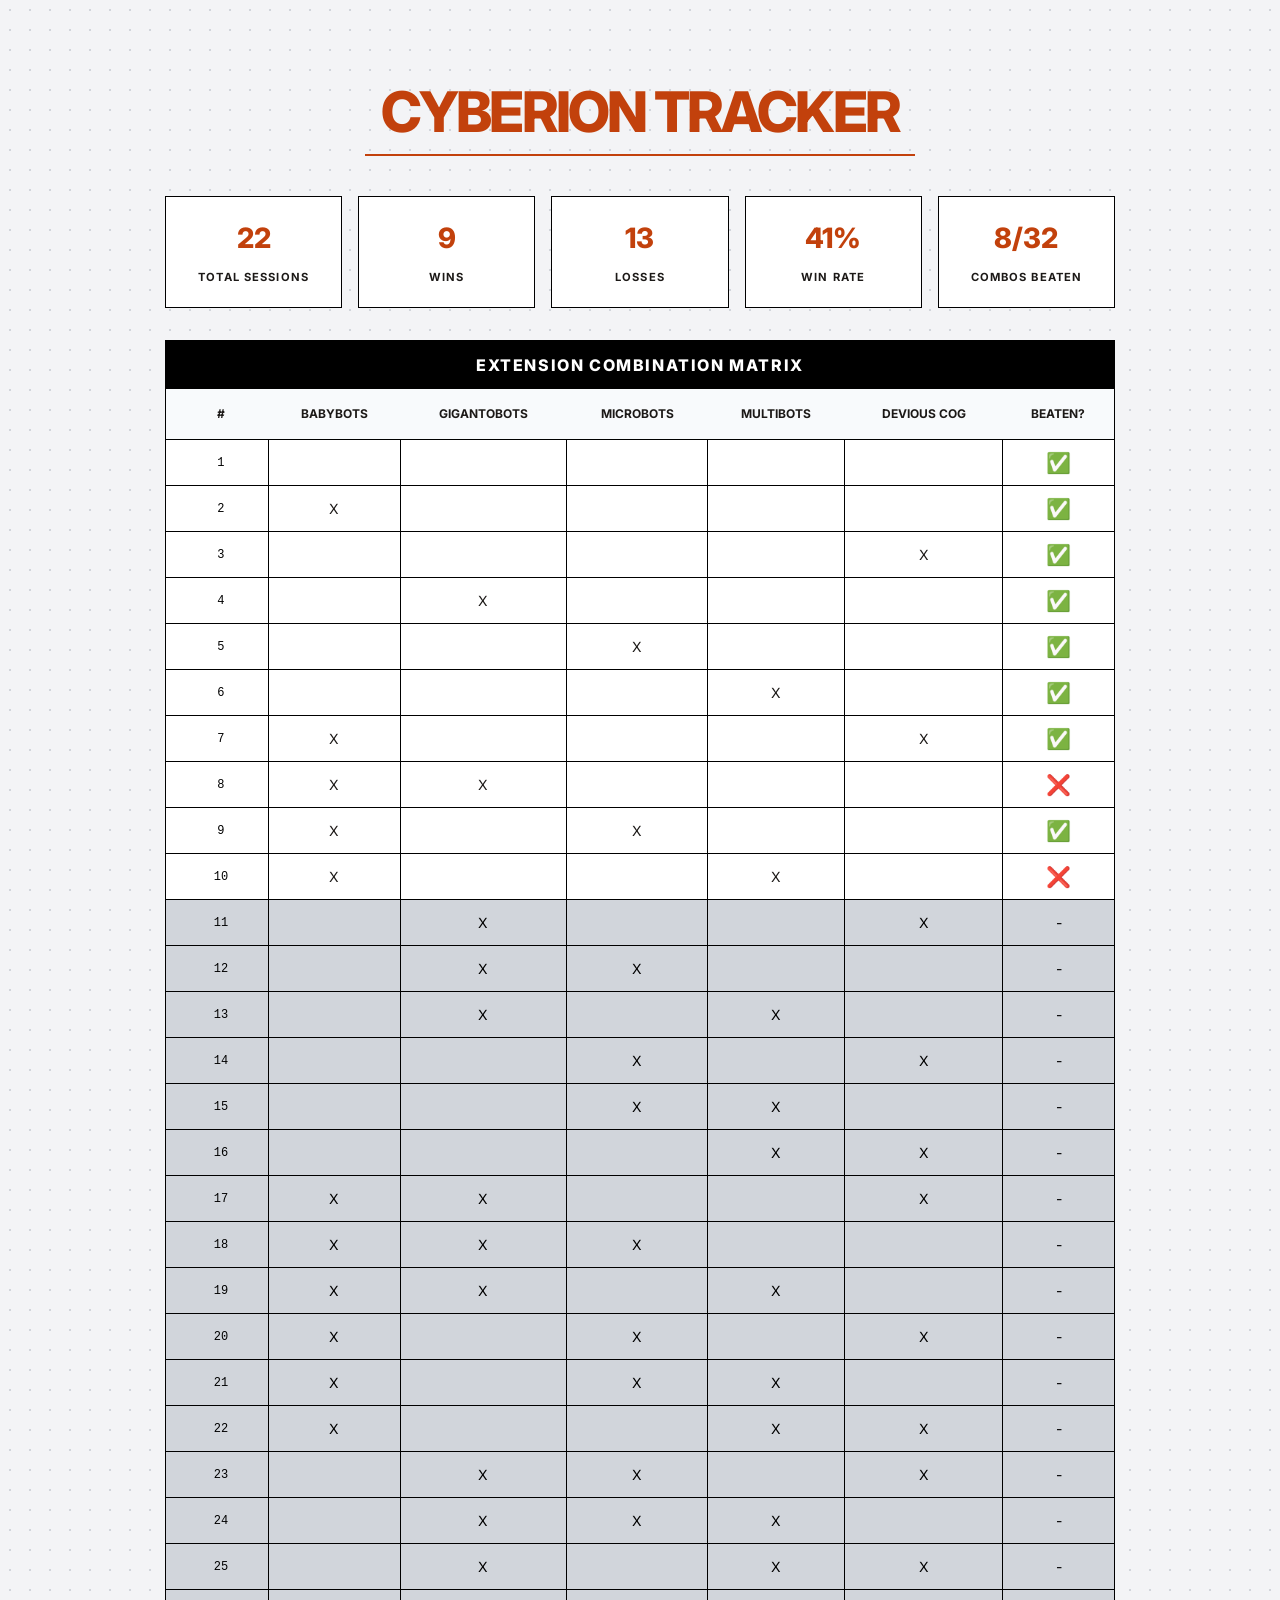
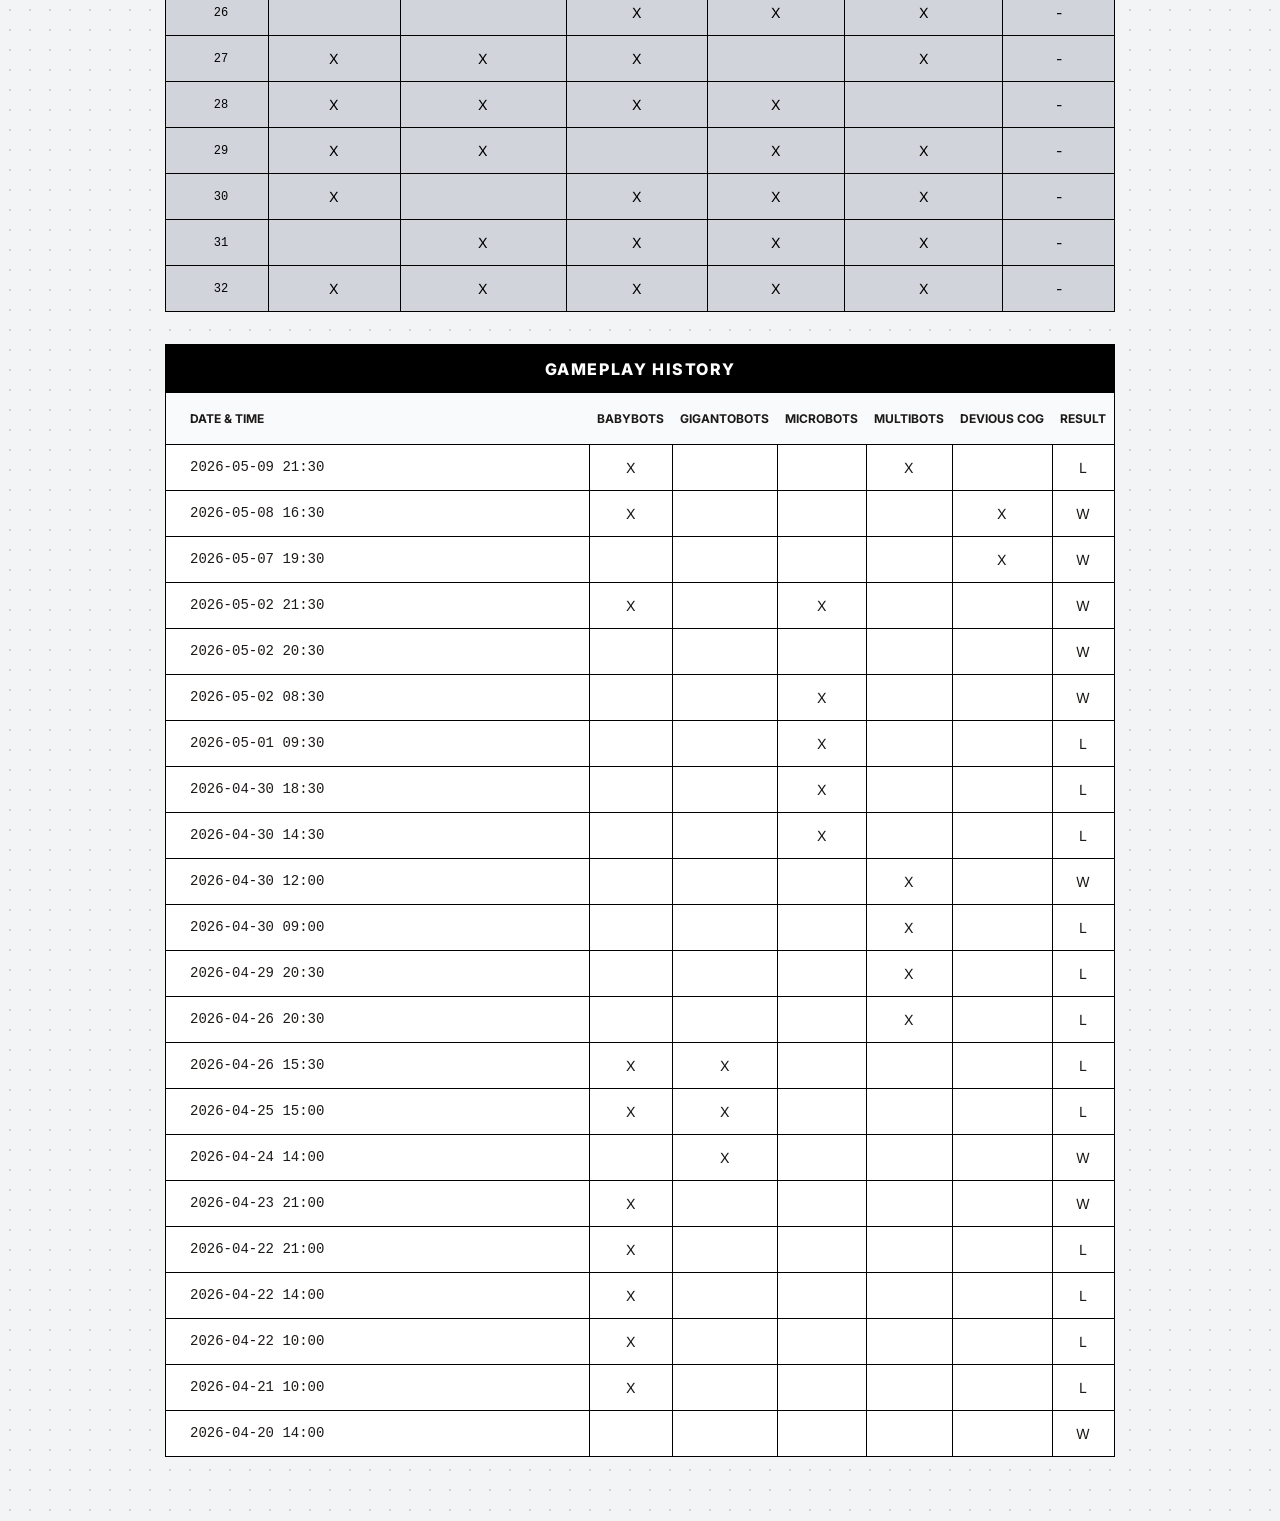
<file: index.html>
<!DOCTYPE html>
<html lang="en">
<head>
    <meta charset="UTF-8">
    <meta name="viewport" content="width=device-width, initial-scale=1.0">
    <title>Cyberion Tracker</title>
    <link rel="stylesheet" href="style.css">
    <link rel="preconnect" href="https://fonts.googleapis.com">
    <link rel="preconnect" href="https://fonts.gstatic.com" crossorigin>
    <link href="https://fonts.googleapis.com/css2?family=Inter:wght@400;600;700;800&display=swap" rel="stylesheet">
    <!-- Google Analytics - Only runs on koraytugay.github.io -->
    <script>
      if (window.location.hostname === "koraytugay.github.io") {
        var gaScript = document.createElement('script');
        gaScript.async = true;
        gaScript.src = "https://www.googletagmanager.com/gtag/js?id=G-WEFDHQCYPD";
        document.head.appendChild(gaScript);

        window.dataLayer = window.dataLayer || [];
        function gtag(){dataLayer.push(arguments);}
        gtag('js', new Date());
        gtag('config', 'G-WEFDHQCYPD');
      }
    </script>
</head>
<body>
    <div class="container">
        <header>
            <h1>Cyberion Tracker</h1>
        </header>

        <section class="summary-grid">
            <div class="stat-card">
                <span id="total-games" class="stat-value">-</span>
                <span class="stat-label">Total Sessions</span>
            </div>
            <div class="stat-card">
                <span id="total-wins" class="stat-value">-</span>
                <span class="stat-label">Wins</span>
            </div>
            <div class="stat-card">
                <span id="total-losses" class="stat-value">-</span>
                <span class="stat-label">Losses</span>
            </div>
            <div class="stat-card">
                <span id="win-rate" class="stat-value">-</span>
                <span class="stat-label">Win Rate</span>
            </div>
            <div class="stat-card">
                <span id="combo-progress" class="stat-value">-</span>
                <span class="stat-label">Combos Beaten</span>
            </div>
        </section>

        <section class="matrix-container">
            <h2 class="section-title">Extension Combination Matrix</h2>
            <table>
                <thead>
                    <tr>
                        <th class="idx-col">#</th>
                        <th class="ext-col"><span>Babybots</span></th>
                        <th class="ext-col"><span>Gigantobots</span></th>
                        <th class="ext-col"><span>Microbots</span></th>
                        <th class="ext-col"><span>Multibots</span></th>
                        <th class="ext-col"><span>Devious Cog</span></th>
                        <th class="ext-col"><span>Beaten?</span></th>
                    </tr>
                </thead>
                <tbody id="combinations-body">
                    <!-- Combinations injected here -->
                </tbody>
            </table>
        </section>

        <section class="matrix-container">
            <h2 class="section-title">Gameplay History</h2>
            <table>
                <thead>
                    <tr>
                        <th style="padding-left: 1.5rem;">Date & Time</th>
                        <th class="ext-col"><span>Babybots</span></th>
                        <th class="ext-col"><span>Gigantobots</span></th>
                        <th class="ext-col"><span>Microbots</span></th>
                        <th class="ext-col"><span>Multibots</span></th>
                        <th class="ext-col"><span>Devious Cog</span></th>
                        <th class="ext-col"><span>Result</span></th>
                    </tr>
                </thead>
                <tbody id="matrix-body">
                    <!-- Rows injected here -->
                </tbody>
            </table>
        </section>
    </div>

    <script src="data.js"></script>
    <script src="script.js"></script>
</body>
</html>
</file>
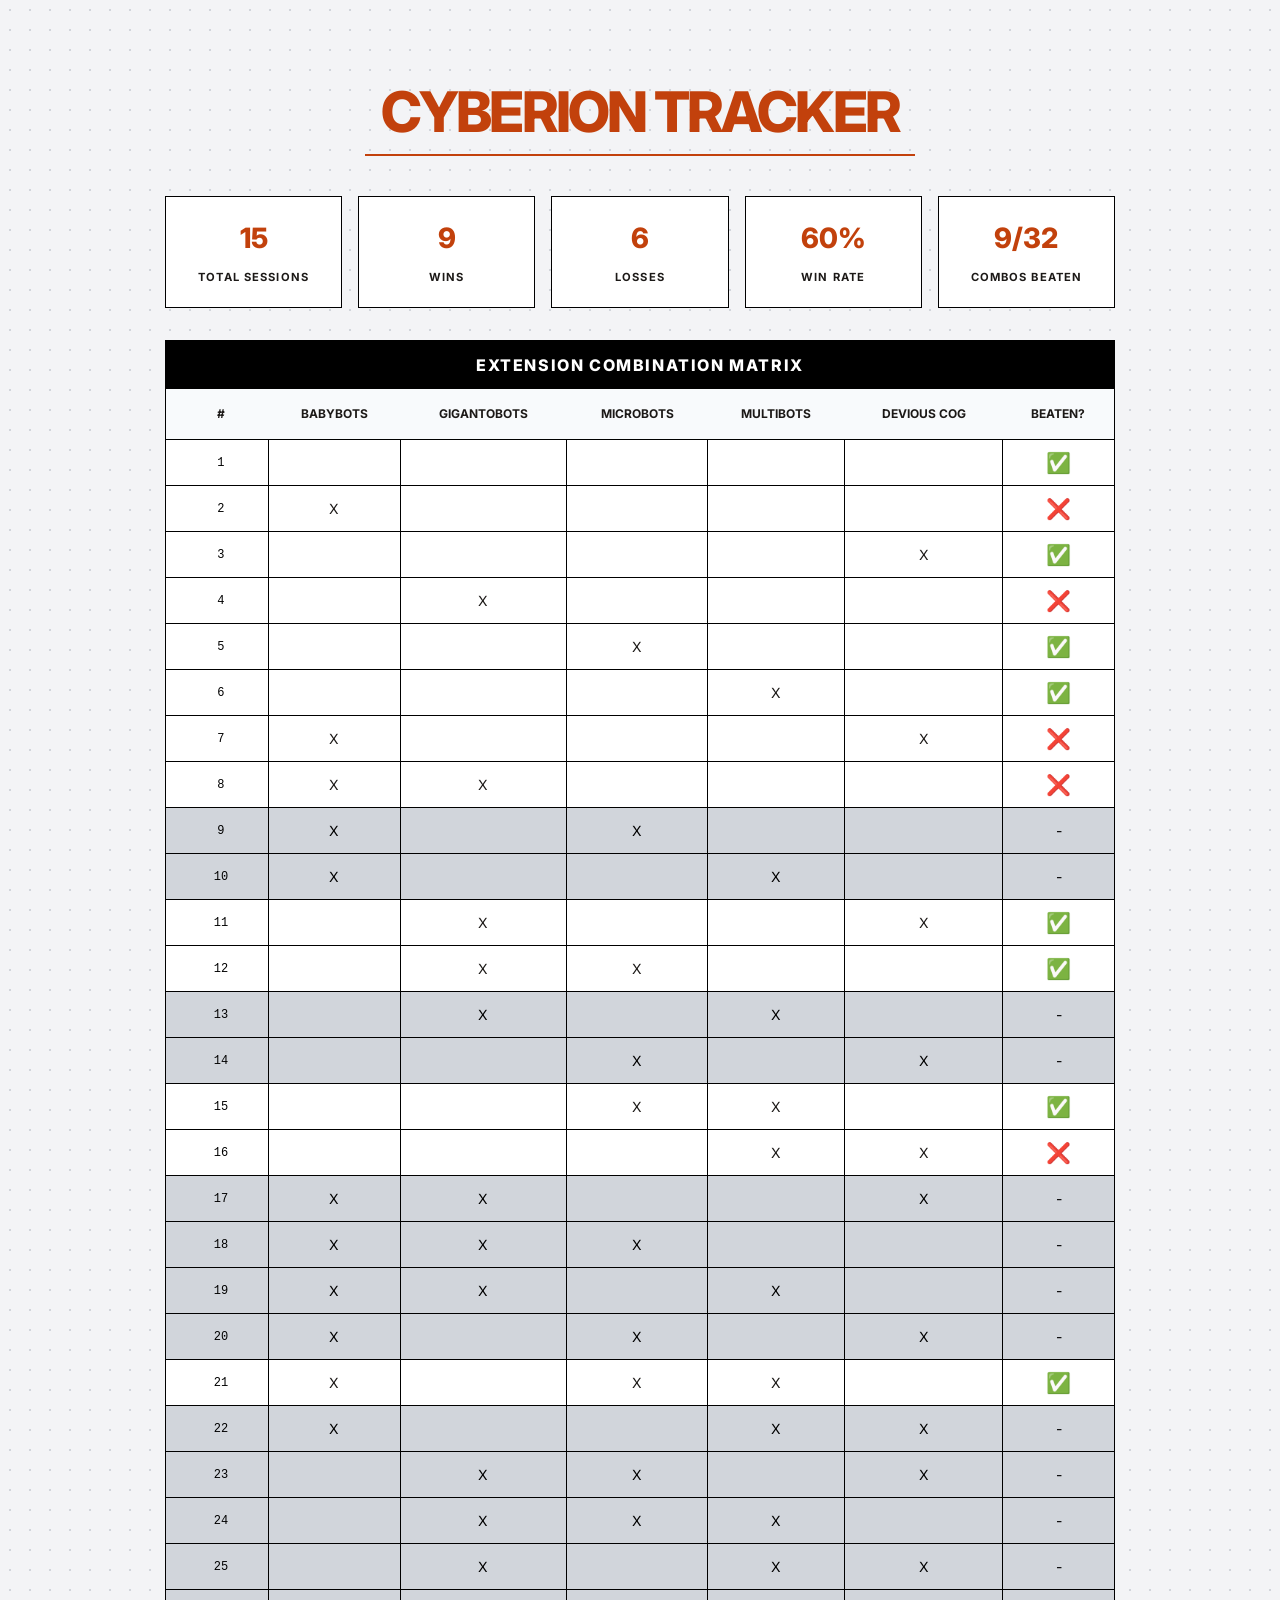
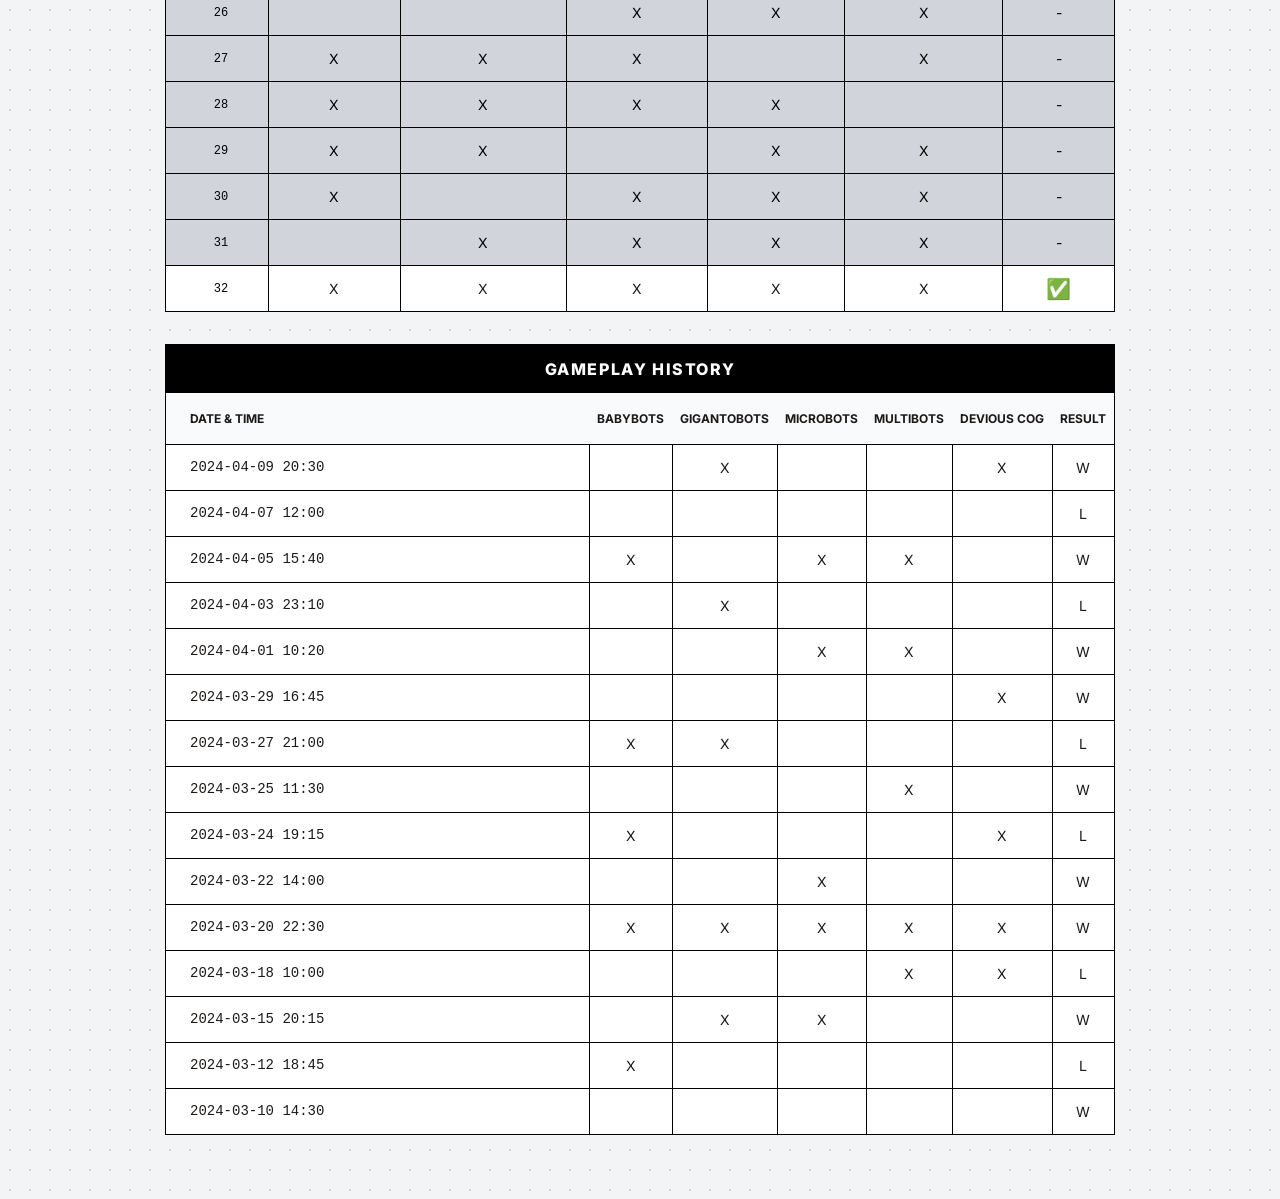
<file: example/index.html>
<!DOCTYPE html>
<html lang="en">
<head>
    <meta charset="UTF-8">
    <meta name="viewport" content="width=device-width, initial-scale=1.0">
    <title>Cyberion Tracker</title>
    <link rel="stylesheet" href="style.css">
    <link rel="preconnect" href="https://fonts.googleapis.com">
    <link rel="preconnect" href="https://fonts.gstatic.com" crossorigin>
    <link href="https://fonts.googleapis.com/css2?family=Inter:wght@400;600;700;800&display=swap" rel="stylesheet">
</head>
<body>
    <div class="container">
        <header>
            <h1>Cyberion Tracker</h1>
        </header>

        <section class="summary-grid">
            <div class="stat-card">
                <span id="total-games" class="stat-value">-</span>
                <span class="stat-label">Total Sessions</span>
            </div>
            <div class="stat-card">
                <span id="total-wins" class="stat-value">-</span>
                <span class="stat-label">Wins</span>
            </div>
            <div class="stat-card">
                <span id="total-losses" class="stat-value">-</span>
                <span class="stat-label">Losses</span>
            </div>
            <div class="stat-card">
                <span id="win-rate" class="stat-value">-</span>
                <span class="stat-label">Win Rate</span>
            </div>
            <div class="stat-card">
                <span id="combo-progress" class="stat-value">-</span>
                <span class="stat-label">Combos Beaten</span>
            </div>
        </section>

        <section class="matrix-container">
            <h2 class="section-title">Extension Combination Matrix</h2>
            <table>
                <thead>
                    <tr>
                        <th class="idx-col">#</th>
                        <th class="ext-col"><span>Babybots</span></th>
                        <th class="ext-col"><span>Gigantobots</span></th>
                        <th class="ext-col"><span>Microbots</span></th>
                        <th class="ext-col"><span>Multibots</span></th>
                        <th class="ext-col"><span>Devious Cog</span></th>
                        <th class="ext-col"><span>Beaten?</span></th>
                    </tr>
                </thead>
                <tbody id="combinations-body">
                    <!-- Combinations injected here -->
                </tbody>
            </table>
        </section>

        <section class="matrix-container">
            <h2 class="section-title">Gameplay History</h2>
            <table>
                <thead>
                    <tr>
                        <th style="padding-left: 1.5rem;">Date & Time</th>
                        <th class="ext-col"><span>Babybots</span></th>
                        <th class="ext-col"><span>Gigantobots</span></th>
                        <th class="ext-col"><span>Microbots</span></th>
                        <th class="ext-col"><span>Multibots</span></th>
                        <th class="ext-col"><span>Devious Cog</span></th>
                        <th class="ext-col"><span>Result</span></th>
                    </tr>
                </thead>
                <tbody id="matrix-body">
                    <!-- Rows injected here -->
                </tbody>
            </table>
        </section>
    </div>

    <script src="data.js"></script>
    <script src="script.js"></script>
</body>
</html>
</file>
<file: style.css>
:root {
  --bg-color: #f3f4f6; /* Concrete/Parchment Gray */
  --card-bg: #ffffff;
  --text-primary: #1c1917; /* Near black (stone-900) */
  --text-secondary: #000000;
  --border-color: #000000;
  --accent-rust: #c2410c; /* Burnt Orange from the large gear */
  --accent-yellow: #eab308; /* Mustard Yellow from the small robots */
  --accent-pink: #db2777; /* Pink accents from the robot details */
  --win-color: #000000;
  --loss-color: #c2410c;
}

body {
  font-family: 'Inter', system-ui, -apple-system, sans-serif;
  background-color: var(--bg-color);
  background-image: radial-gradient(#d1d5db 1px, transparent 1px); /* Subtle texture */
  background-size: 20px 20px;
  color: var(--text-primary);
  margin: 0;
  padding: 2rem;
  line-height: 1.5;
}

.container {
  max-width: 950px;
  margin: 0 auto;
}

header {
  text-align: center;
  margin-bottom: 2rem;
}

header h1 {
  font-size: 3.5rem;
  margin-bottom: 0.5rem;
  letter-spacing: -0.05em;
  color: var(--accent-rust);
  text-transform: uppercase;
  font-weight: 800;
  border-bottom: 2px solid var(--accent-rust);
  display: inline-block;
  padding: 0 1rem;
}

/* Summary Dashboard */
.summary-grid {
  display: grid;
  grid-template-columns: repeat(auto-fit, minmax(140px, 1fr));
  gap: 1rem;
  margin-bottom: 2rem;
}

.stat-card {
  background-color: var(--card-bg);
  padding: 1.25rem;
  border-radius: 0;
  text-align: center;
  border: 1px solid var(--border-color);
}

.stat-value {
  display: block;
  font-size: 1.75rem;
  font-weight: 800;
  margin-bottom: 0.25rem;
  color: var(--accent-rust);
}

.stat-label {
  color: var(--text-primary);
  font-size: 0.7rem;
  text-transform: uppercase;
  letter-spacing: 0.1em;
  font-weight: 700;
}

/* Table Design */
.matrix-container {
  background-color: var(--card-bg);
  border-radius: 0;
  border: 1px solid var(--border-color);
  margin-bottom: 2rem;
}

.section-title {
  font-size: 1rem;
  text-transform: uppercase;
  letter-spacing: 0.1em;
  color: #ffffff;
  background-color: var(--border-color);
  font-weight: 800;
  padding: 0.75rem 1.5rem;
  margin: 0;
  text-align: center;
}

table {
  width: 100%;
  border-collapse: collapse;
  text-align: left;
}

th {
  position: sticky;
  top: 0;
  z-index: 10;
  background-color: #f8fafc;
  padding: 1rem 0.5rem;
  font-size: 0.75rem;
  text-transform: uppercase;
  color: var(--text-primary);
  border-bottom: 1px solid var(--border-color);
  white-space: nowrap;
}

th.idx-col {
  width: 40px;
  text-align: center;
  padding-left: 1rem;
}

th.ext-col {
  text-align: center;
}

th.ext-col span {
  display: inline-block;
  vertical-align: middle;
}

td {
  padding: 0.75rem 0.5rem;
  border-bottom: 1px solid var(--border-color);
  font-size: 0.875rem;
}

td.idx-cell {
  width: 40px;
  text-align: center;
  font-family: monospace;
  padding-left: 1rem;
  font-size: 0.75rem;
  color: var(--text-secondary);
}

td.date-cell {
  font-family: monospace;
  white-space: nowrap;
  padding-left: 1.5rem;
}

/* Marker Cells */
td.heatmap-cell {
  width: 50px;
  padding: 0;
  border-left: 1px solid var(--border-color);
  text-align: center;
}

.heat-box {
  width: 100%;
  height: 45px;
  display: flex;
  align-items: center;
  justify-content: center;
}

/* Row Status Styling */
.row-unbeaten {
  background-color: #d1d5db;
}

.row-unbeaten td {
  color: #000000 !important;
}

.row-beaten {
  background-color: #ffffff;
}

tr:last-child td {
  border-bottom: none;
}

.status-text {
  font-size: 1.25rem;
}
</file>
<file: example/style.css>
:root {
  --bg-color: #f3f4f6; /* Concrete/Parchment Gray */
  --card-bg: #ffffff;
  --text-primary: #1c1917; /* Near black (stone-900) */
  --text-secondary: #000000;
  --border-color: #000000;
  --accent-rust: #c2410c; /* Burnt Orange from the large gear */
  --accent-yellow: #eab308; /* Mustard Yellow from the small robots */
  --accent-pink: #db2777; /* Pink accents from the robot details */
  --win-color: #000000;
  --loss-color: #c2410c;
}

body {
  font-family: 'Inter', system-ui, -apple-system, sans-serif;
  background-color: var(--bg-color);
  background-image: radial-gradient(#d1d5db 1px, transparent 1px); /* Subtle texture */
  background-size: 20px 20px;
  color: var(--text-primary);
  margin: 0;
  padding: 2rem;
  line-height: 1.5;
}

.container {
  max-width: 950px;
  margin: 0 auto;
}

header {
  text-align: center;
  margin-bottom: 2rem;
}

header h1 {
  font-size: 3.5rem;
  margin-bottom: 0.5rem;
  letter-spacing: -0.05em;
  color: var(--accent-rust);
  text-transform: uppercase;
  font-weight: 800;
  border-bottom: 2px solid var(--accent-rust);
  display: inline-block;
  padding: 0 1rem;
}

/* Summary Dashboard */
.summary-grid {
  display: grid;
  grid-template-columns: repeat(auto-fit, minmax(140px, 1fr));
  gap: 1rem;
  margin-bottom: 2rem;
}

.stat-card {
  background-color: var(--card-bg);
  padding: 1.25rem;
  border-radius: 0;
  text-align: center;
  border: 1px solid var(--border-color);
}

.stat-value {
  display: block;
  font-size: 1.75rem;
  font-weight: 800;
  margin-bottom: 0.25rem;
  color: var(--accent-rust);
}

.stat-label {
  color: var(--text-primary);
  font-size: 0.7rem;
  text-transform: uppercase;
  letter-spacing: 0.1em;
  font-weight: 700;
}

/* Table Design */
.matrix-container {
  background-color: var(--card-bg);
  border-radius: 0;
  border: 1px solid var(--border-color);
  margin-bottom: 2rem;
}

.section-title {
  font-size: 1rem;
  text-transform: uppercase;
  letter-spacing: 0.1em;
  color: #ffffff;
  background-color: var(--border-color);
  font-weight: 800;
  padding: 0.75rem 1.5rem;
  margin: 0;
  text-align: center;
}

table {
  width: 100%;
  border-collapse: collapse;
  text-align: left;
}

th {
  position: sticky;
  top: 0;
  z-index: 10;
  background-color: #f8fafc;
  padding: 1rem 0.5rem;
  font-size: 0.75rem;
  text-transform: uppercase;
  color: var(--text-primary);
  border-bottom: 1px solid var(--border-color);
  white-space: nowrap;
}

th.idx-col {
  width: 40px;
  text-align: center;
  padding-left: 1rem;
}

th.ext-col {
  text-align: center;
}

th.ext-col span {
  display: inline-block;
  vertical-align: middle;
}

td {
  padding: 0.75rem 0.5rem;
  border-bottom: 1px solid var(--border-color);
  font-size: 0.875rem;
}

td.idx-cell {
  width: 40px;
  text-align: center;
  font-family: monospace;
  padding-left: 1rem;
  font-size: 0.75rem;
  color: var(--text-secondary);
}

td.date-cell {
  font-family: monospace;
  white-space: nowrap;
  padding-left: 1.5rem;
}

/* Marker Cells */
td.heatmap-cell {
  width: 50px;
  padding: 0;
  border-left: 1px solid var(--border-color);
  text-align: center;
}

.heat-box {
  width: 100%;
  height: 45px;
  display: flex;
  align-items: center;
  justify-content: center;
}

/* Row Status Styling */
.row-unbeaten {
  background-color: #d1d5db;
}

.row-unbeaten td {
  color: #000000 !important;
}

.row-beaten {
  background-color: #ffffff;
}

tr:last-child td {
  border-bottom: none;
}

.status-text {
  font-size: 1.25rem;
}
</file>
